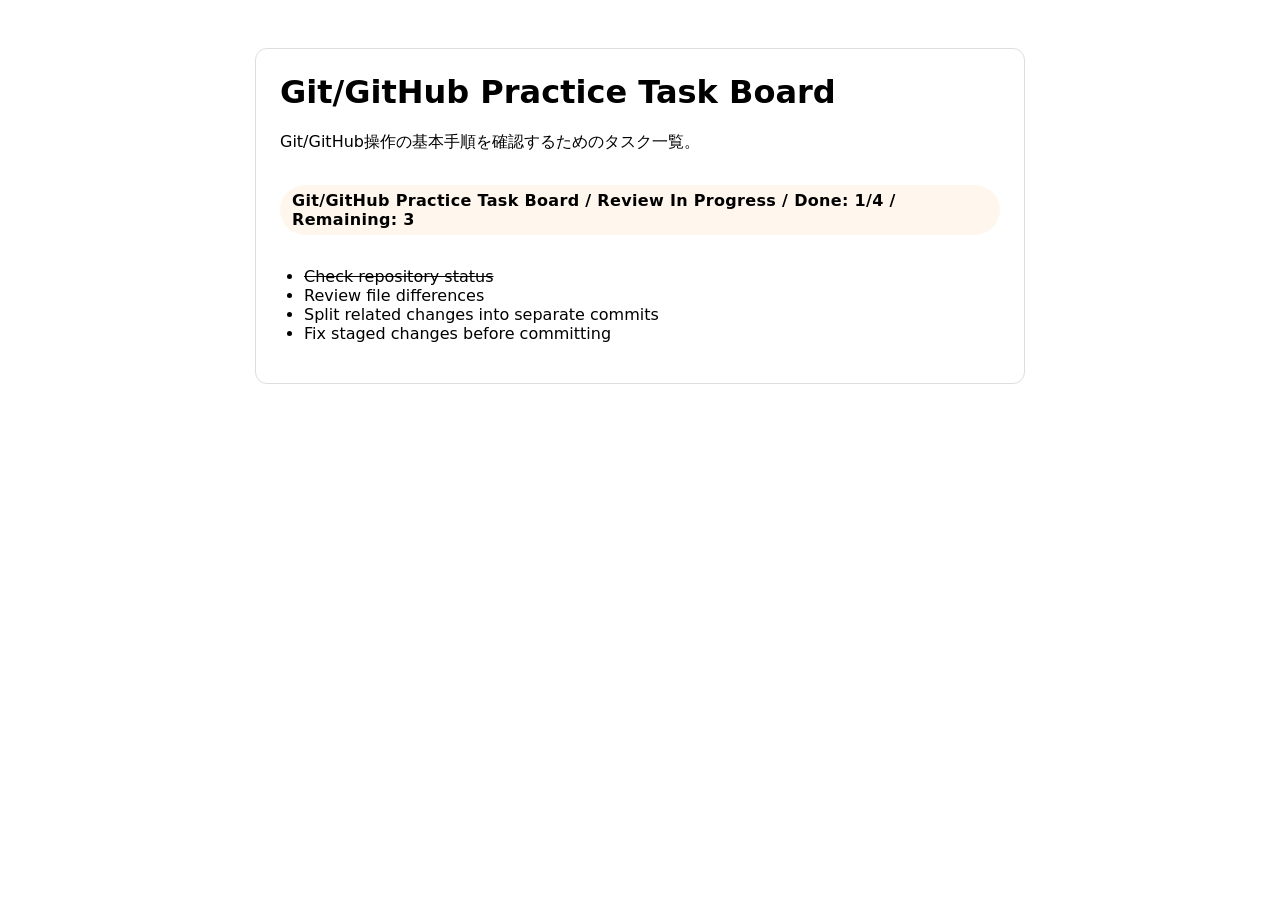
<file: practice/task-board/index.html>
<!doctype html>
<html lang="ja">
  <head>
    <meta charset="UTF-8" />
    <title>Git/GitHub Practice Task Board</title>
    <link rel="stylesheet" href="./styles.css" />
  </head>
  <body>
    <main class="board">
      <h1>Git/GitHub Practice Task Board</h1>
      <p class="board-description">
        Git/GitHub操作の基本手順を確認するためのタスク一覧。
      </p>
      <p id="summary">Loading tasks...</p>
      <ul id="task-list"></ul>
    </main>
    <script src="./src/app.js"></script>
  </body>
</html>
</file>
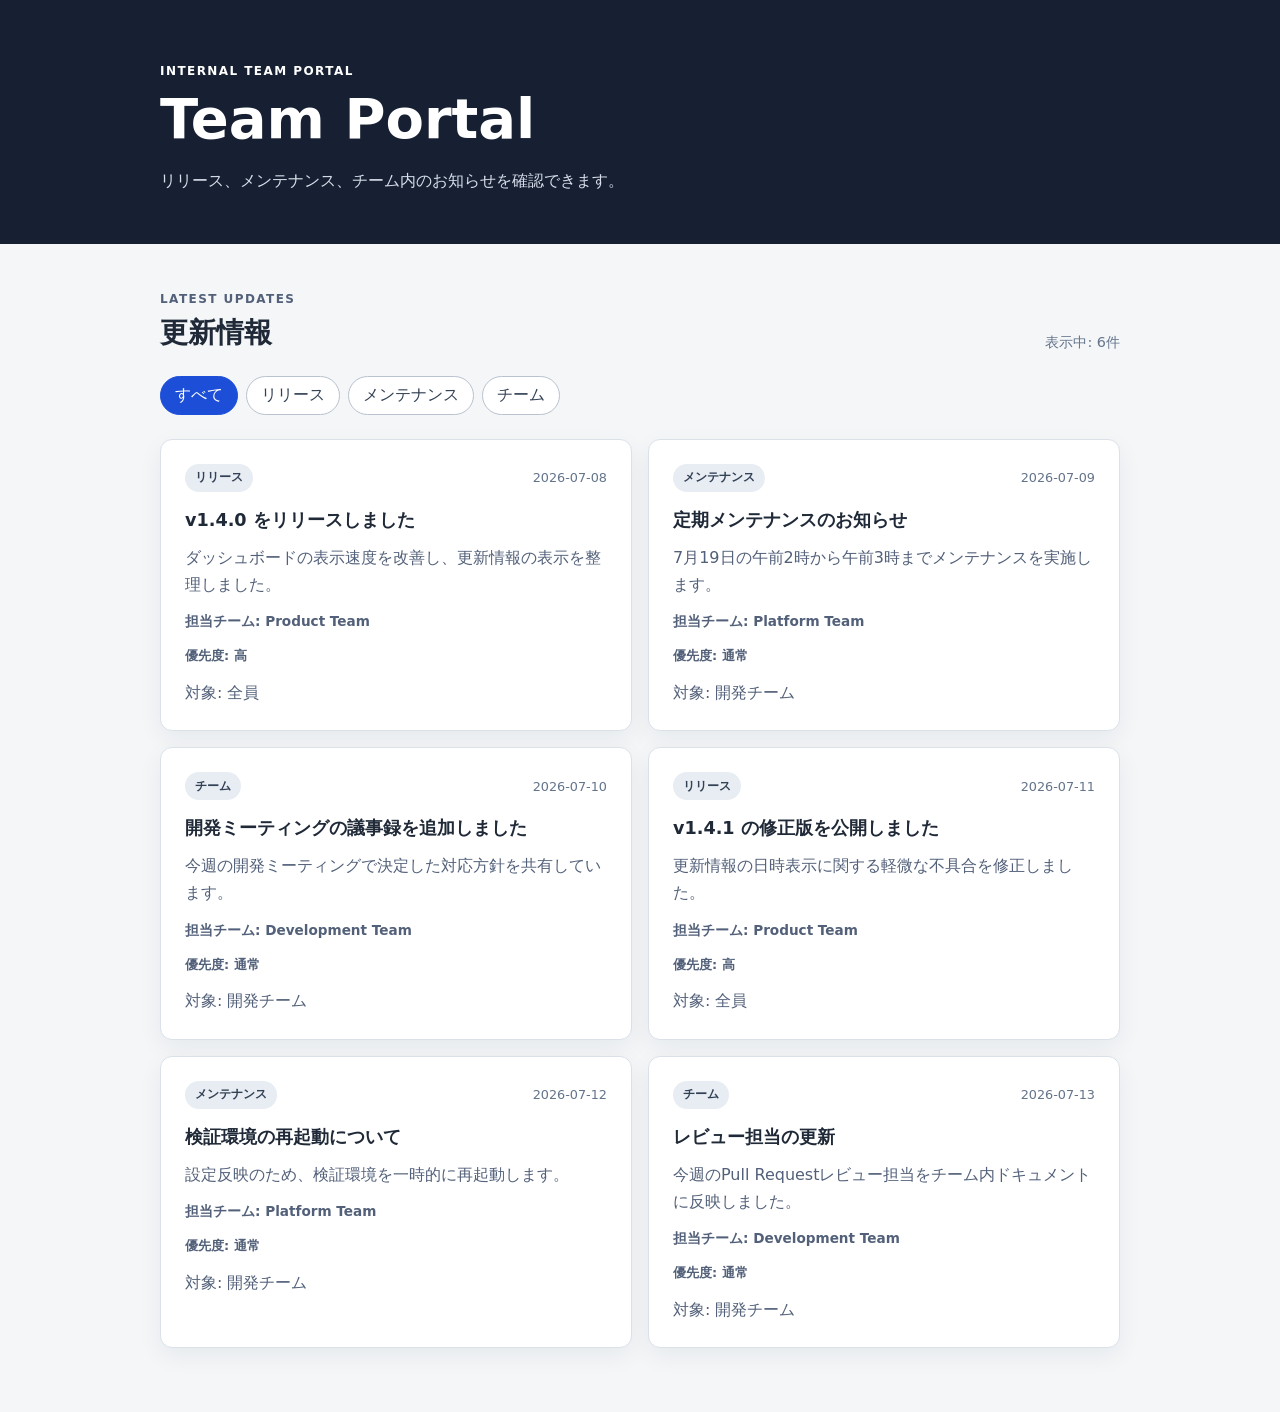
<file: practice/team-portal/index.html>
<!doctype html>
<html lang="ja">
  <head>
    <meta charset="UTF-8" />
    <meta name="viewport" content="width=device-width, initial-scale=1.0" />
    <meta
      name="description"
      content="チーム内の更新情報を確認するための練習用ポータル"
    />
    <title>Team Portal</title>
    <link rel="stylesheet" href="./styles.css" />
  </head>
  <body>
    <header class="site-header">
      <div class="container">
        <p class="eyebrow">Internal Team Portal</p>
        <h1>Team Portal</h1>
        <p class="lead">
          リリース、メンテナンス、チーム内のお知らせを確認できます。
        </p>
      </div>
    </header>

    <main class="container">
      <section class="updates-section" aria-labelledby="updates-title">
        <div class="section-heading">
          <div>
            <p class="section-label">Latest updates</p>
            <h2 id="updates-title">更新情報</h2>
          </div>
          <p
            id="updates-count"
            class="updates-count"
            aria-label="表示中の更新情報件数"
            aria-live="polite"
          ></p>
        </div>

        <div class="filter-group" role="group" aria-label="更新情報のカテゴリ">
          <button
            class="filter-button is-active"
            type="button"
            data-category="all"
            aria-pressed="true"
          >
            すべて
          </button>
          <button
            class="filter-button"
            type="button"
            data-category="release"
            aria-pressed="false"
          >
            リリース
          </button>
          <button
            class="filter-button"
            type="button"
            data-category="maintenance"
            aria-pressed="false"
          >
            メンテナンス
          </button>
          <button
            class="filter-button"
            type="button"
            data-category="team"
            aria-pressed="false"
          >
            チーム
          </button>
        </div>

        <div id="updates-list" class="updates-grid"></div>
        <p id="empty-message" class="empty-message" hidden>
          該当する更新情報はありません。
        </p>
      </section>
    </main>

    <script type="module" src="./src/app.js"></script>
  </body>
</html>
</file>
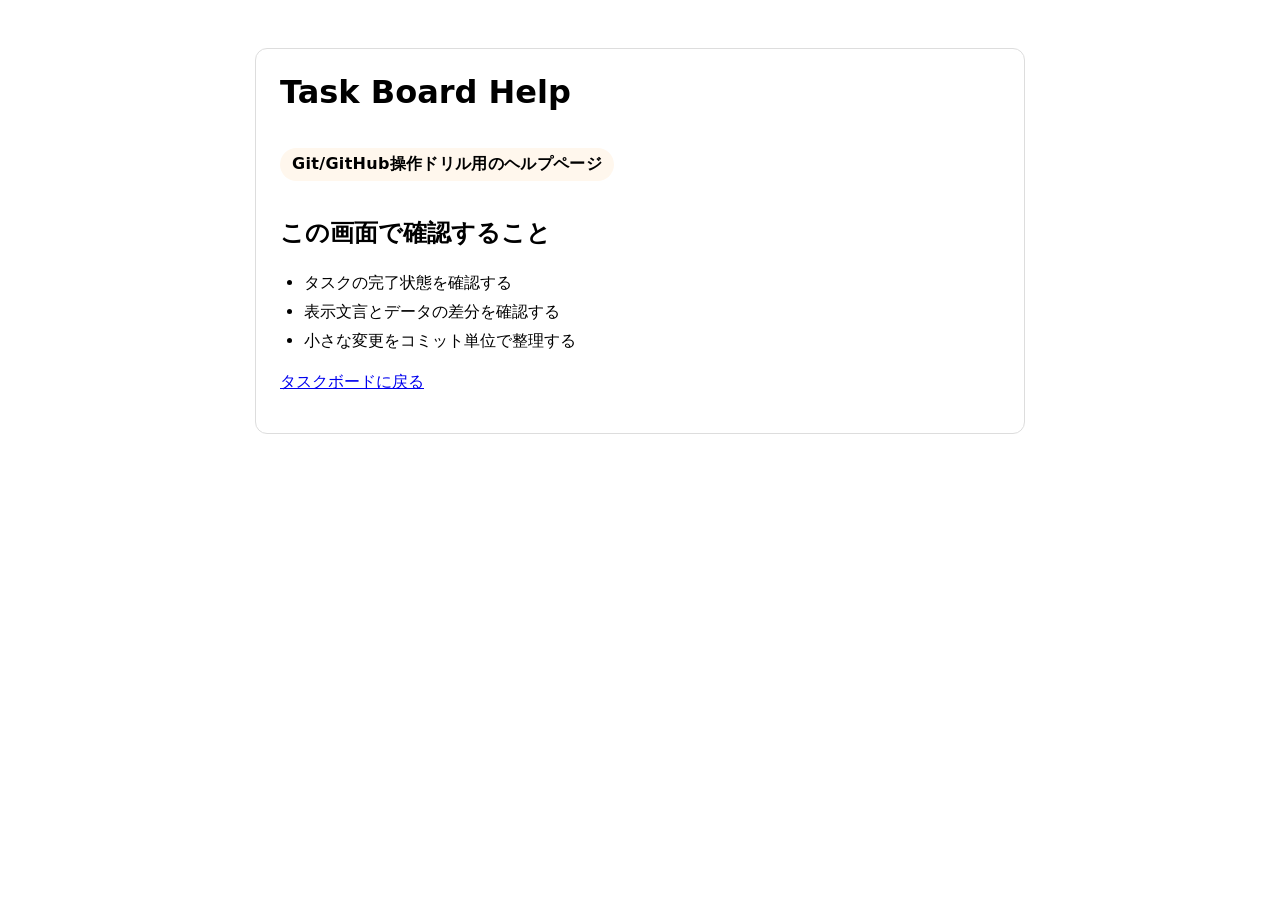
<file: practice/task-board/help.html>
<!doctype html>
<html lang="ja">
  <head>
    <meta charset="UTF-8" />
    <title>Task Board Help</title>
    <link rel="stylesheet" href="./styles.css" />
  </head>
  <body>
    <main class="board">
      <h1>Task Board Help</h1>
      <p class="summary summary-progress">
        Git/GitHub操作ドリル用のヘルプページ
      </p>

      <section>
        <h2>この画面で確認すること</h2>
        <ul class="help-list">
          <li>タスクの完了状態を確認する</li>
          <li>表示文言とデータの差分を確認する</li>
          <li>小さな変更をコミット単位で整理する</li>
        </ul>
      </section>

      <p><a href="./index.html">タスクボードに戻る</a></p>
    </main>
  </body>
</html>
</file>
<file: practice/task-board/styles.css>
.board {
  max-width: 720px;
  margin: 48px auto;
  padding: 24px;
  font-family: system-ui, sans-serif;
  border: 1px solid #ddd;
  border-radius: 12px;
}

.board h1 {
  margin-top: 0;
}

#task-list {
  padding-left: 24px;
}

.done {
  text-decoration: line-through;
}

.summary {
  display: inline-block;
  padding: 6px 12px;
  border-radius: 999px;
  font-weight: 600;
  letter-spacing: 0.02em;
}

.summary-progress {
  background: #fff7ed;
}

.summary-complete {
  background: #ecfdf5;
}

.board-nav {
  margin-bottom: 16px;
}

.board-nav a {
  font-weight: 600;
}

.help-list {
  padding-left: 24px;
  line-height: 1.8;
}
</file>
<file: practice/team-portal/styles.css>
* {
  box-sizing: border-box;
}

:root {
  color: #1f2937;
  background: #f4f6f8;
  font-family:
    Inter,
    "Noto Sans JP",
    system-ui,
    -apple-system,
    BlinkMacSystemFont,
    "Segoe UI",
    sans-serif;
}

body {
  min-width: 320px;
  margin: 0;
}

button {
  font: inherit;
}

.container {
  width: min(960px, calc(100% - 32px));
  margin-inline: auto;
}

.site-header {
  padding: 64px 0 48px;
  color: #ffffff;
  background: #172033;
}

.eyebrow,
.section-label {
  margin: 0 0 8px;
  font-size: 0.75rem;
  font-weight: 700;
  letter-spacing: 0.12em;
  text-transform: uppercase;
}

.site-header h1 {
  margin: 0;
  font-size: clamp(2rem, 6vw, 3.5rem);
}

.lead {
  max-width: 640px;
  margin: 16px 0 0;
  color: #d8deea;
  line-height: 1.8;
}

.updates-section {
  padding: 48px 0 64px;
}

.section-heading {
  display: flex;
  align-items: end;
  justify-content: space-between;
  gap: 24px;
  margin-bottom: 24px;
}

.section-heading h2 {
  margin: 0;
  font-size: 1.75rem;
}

.section-label {
  color: #526079;
}

.updates-count {
  margin: 0;
  color: #64748b;
  font-size: 0.9rem;
}

.filter-group {
  display: flex;
  flex-wrap: wrap;
  gap: 8px;
  margin-bottom: 24px;
}

.filter-button {
  padding: 8px 14px;
  border: 1px solid #b9c2cf;
  border-radius: 999px;
  color: #334155;
  background: #ffffff;
  cursor: pointer;
}

.filter-button:hover {
  border-color: #526079;
}

.filter-button:focus-visible {
  outline: 3px solid rgb(37 99 235 / 30%);
  outline-offset: 2px;
}

.filter-button.is-active {
  border-color: #1d4ed8;
  color: #ffffff;
  background: #1d4ed8;
}

.updates-grid {
  display: grid;
  grid-template-columns: repeat(2, minmax(0, 1fr));
  gap: 16px;
}

.update-card {
  padding: 24px;
  border: 1px solid #dbe1e8;
  border-radius: 12px;
  background: #ffffff;
  box-shadow: 0 8px 24px rgb(23 32 51 / 6%);
}

.update-card__meta {
  display: flex;
  align-items: center;
  justify-content: space-between;
  gap: 16px;
  margin-bottom: 16px;
}

.update-card__category {
  display: inline-flex;
  align-items: center;
  min-height: 28px;
  padding: 4px 10px;
  border-radius: 999px;
  color: #334155;
  background: #e8edf4;
  font-size: 0.75rem;
  font-weight: 700;
}

.update-card__date {
  color: #64748b;
  font-size: 0.8rem;
}

.update-card__owner {
  margin: 16px 0 0;
  color: #334155;
  font-size: 0.85rem;
  font-weight: 700;
}

.update-card__priority {
  margin: 8px 0 0;
  color: #64748b;
  font-size: 0.8rem;
  font-weight: 700;
}

.update-card h3 {
  margin: 0;
  font-size: 1.1rem;
}

.update-card p {
  margin: 12px 0 0;
  color: #526079;
  line-height: 1.7;
}

.empty-message {
  margin: 24px 0 0;
  padding: 24px;
  border: 1px dashed #b9c2cf;
  border-radius: 12px;
  color: #526079;
  text-align: center;
  background: #ffffff;
}

@media (max-width: 640px) {
  .site-header {
    padding: 48px 0 40px;
  }

  .section-heading {
    align-items: start;
    flex-direction: column;
    gap: 8px;
  }

  .updates-grid {
    grid-template-columns: 1fr;
  }
}
</file>
